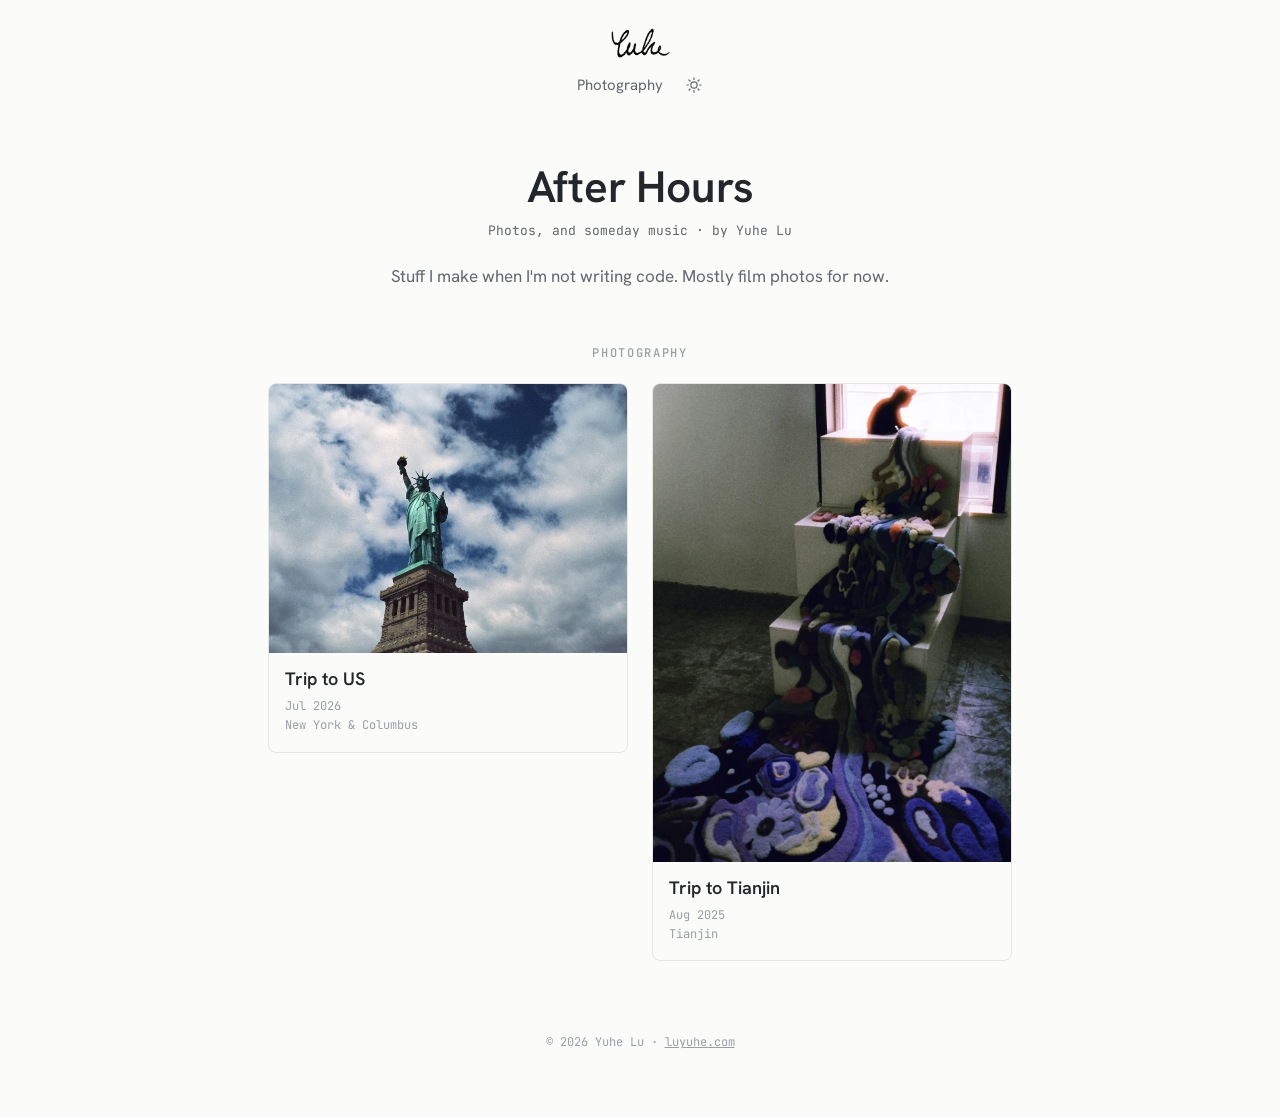
<file: index.html>
<!doctype html>
<html lang="en">
<head>
  <meta charset="utf-8">
  <meta name="viewport" content="width=device-width, initial-scale=1">
  <title>After Hours</title>
  <link rel="icon" type="image/svg+xml" href="favicon.svg">
  <link rel="icon" type="image/png" href="favicon.png">
  <link rel="preconnect" href="https://fonts.googleapis.com">
  <link rel="preconnect" href="https://fonts.gstatic.com" crossorigin>
  <link rel="stylesheet" href="https://fonts.googleapis.com/css2?family=Hanken+Grotesk:wght@400;500;600&family=JetBrains+Mono:wght@400;500;700&display=swap">
  <link rel="stylesheet" href="assets/css/site.css?v=5">
  <script src="assets/js/theme.js"></script>
</head>
<body>
  <div class="page">
    <header class="site-header">
      <a class="home-link" href="https://luyuhe.com/" aria-label="Yuhe Lu, main site"><img class="logo-sign logo-light" src="assets/images/logo-web.png" alt="" width="59" height="30"><img class="logo-sign logo-dark" src="assets/images/logo-web-dark.png" alt="" width="59" height="30"></a>
      <nav class="site-nav" aria-label="Primary">
        <a href="index.html#photography">Photography</a>
        <!-- <a href="index.html#music">Music</a> -->
        <button class="theme-toggle" type="button" aria-label="Switch between light and dark theme">
          <svg viewBox="0 0 24 24" fill="none" stroke="currentColor" stroke-width="1.6" stroke-linecap="round" aria-hidden="true"><circle cx="12" cy="12" r="4.2"/><path d="M12 2.5v2M12 19.5v2M2.5 12h2M19.5 12h2M5.3 5.3l1.4 1.4M17.3 17.3l1.4 1.4M5.3 18.7l1.4-1.4M17.3 6.7l1.4-1.4"/></svg>
        </button>
      </nav>
    </header>

    <main>
      <h1>After Hours</h1>
      <p class="meta">Photos, and someday music · by Yuhe Lu</p>
      <p class="intro">Stuff I make when I'm not writing code. Mostly film photos for now.</p>

      <section class="section" id="photography">
        <p class="label">Photography</p>
        <div class="cards">
          <a class="card" href="photos/new-york-2026/index.html">
            <img src="assets/photos/new-york-2026/000039580027.webp" alt="Statue of Liberty against a cloudy sky" loading="lazy">
            <div class="card-body">
              <h2>Trip to US</h2>
              <p class="meta">Jul 2026</p>
              <p class="meta">New York &amp; Columbus</p>
            </div>
          </a>
          <a class="card portrait" href="photos/tianjin-china-2025/index.html">
            <img src="assets/photos/tianjin-china-2025/c7e3cc2a3p93f920c0f043ceb4a21bdd.webp" alt="A colourful tufted rug spilling down white gallery steps beneath a window" loading="lazy">
            <div class="card-body">
              <h2>Trip to Tianjin</h2>
              <p class="meta">Aug 2025</p>
              <p class="meta">Tianjin</p>
            </div>
          </a>
        </div>
      </section>

      <!-- Music: hidden until there's something to put here.
      <section class="section" id="music">
        <p class="label">Music</p>
      </section>
      -->
    </main>

    <footer>© 2026 Yuhe Lu · <a href="https://luyuhe.com/">luyuhe.com</a></footer>
  </div>
</body>
</html>
</file>
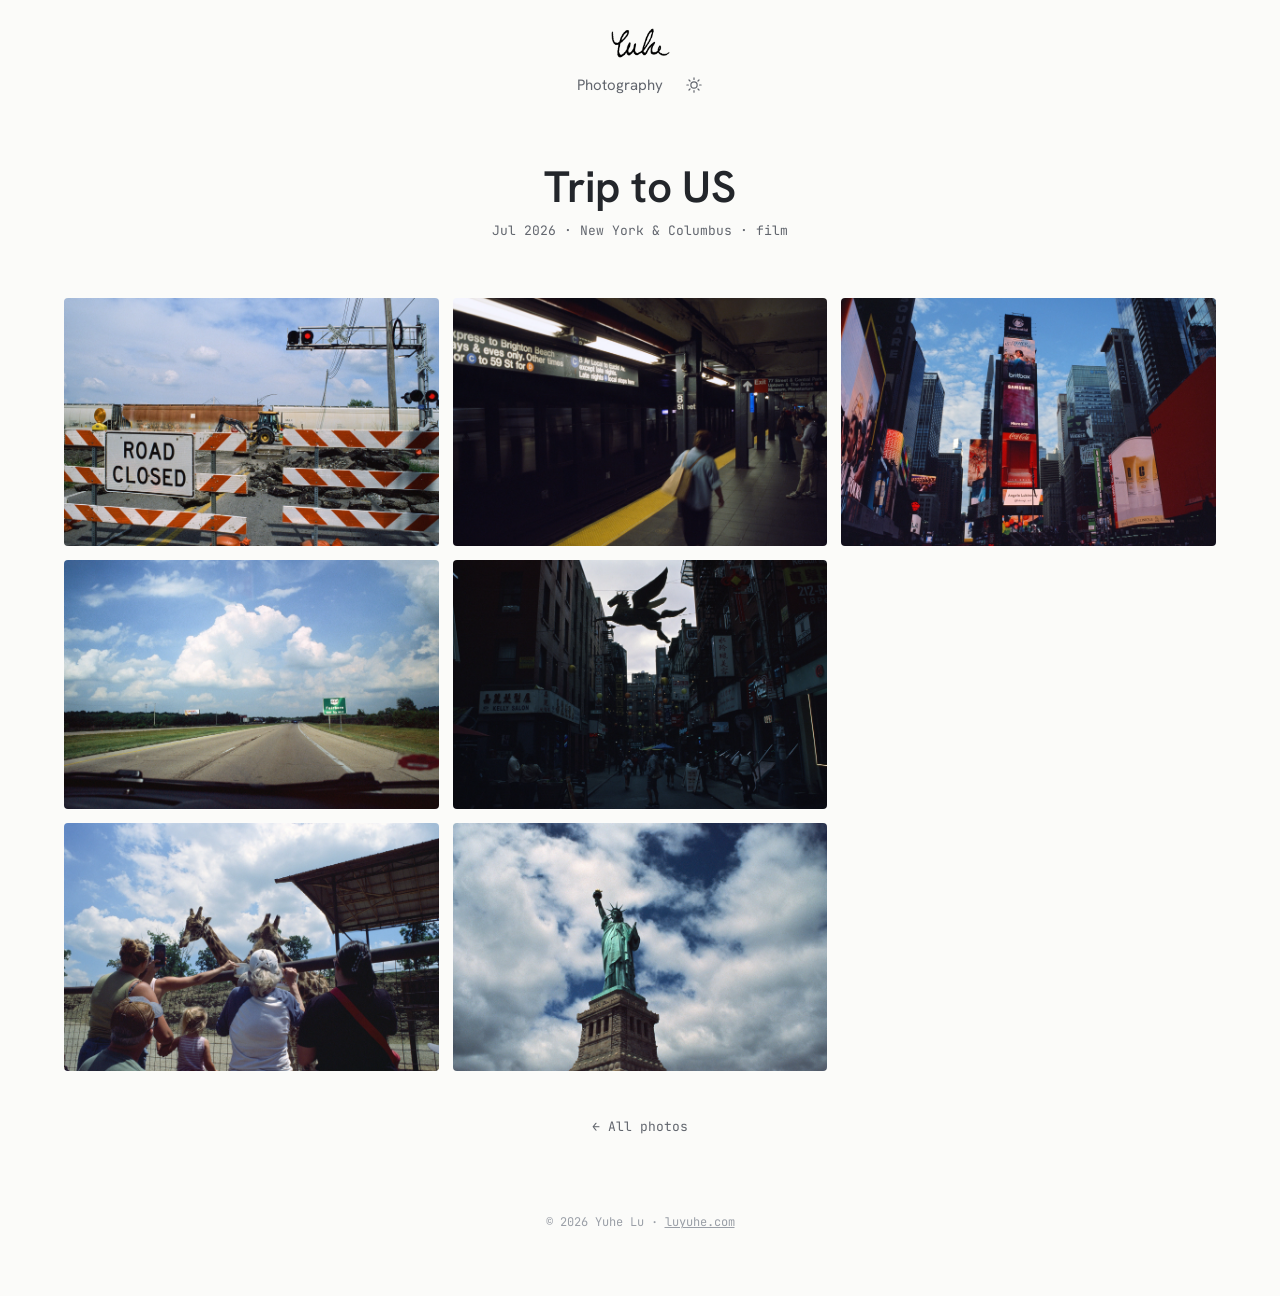
<file: photos/new-york-2026/index.html>
<!doctype html>
<html lang="en">
<head>
  <meta charset="utf-8">
  <meta name="viewport" content="width=device-width, initial-scale=1">
  <title>Trip to US · After Hours</title>
  <link rel="icon" type="image/svg+xml" href="../../favicon.svg">
  <link rel="icon" type="image/png" href="../../favicon.png">
  <link rel="preconnect" href="https://fonts.googleapis.com">
  <link rel="preconnect" href="https://fonts.gstatic.com" crossorigin>
  <link rel="stylesheet" href="https://fonts.googleapis.com/css2?family=Hanken+Grotesk:wght@400;500;600&family=JetBrains+Mono:wght@400;500;700&display=swap">
  <link rel="stylesheet" href="../../assets/css/site.css?v=5">
  <script src="../../assets/js/theme.js"></script>
</head>
<body>
  <div class="page">
    <header class="site-header">
      <a class="home-link" href="https://luyuhe.com/" aria-label="Yuhe Lu, main site"><img class="logo-sign logo-light" src="../../assets/images/logo-web.png" alt="" width="59" height="30"><img class="logo-sign logo-dark" src="../../assets/images/logo-web-dark.png" alt="" width="59" height="30"></a>
      <nav class="site-nav" aria-label="Primary">
        <a href="../../index.html#photography">Photography</a>
        <!-- <a href="../../index.html#music">Music</a> -->
        <button class="theme-toggle" type="button" aria-label="Switch between light and dark theme">
          <svg viewBox="0 0 24 24" fill="none" stroke="currentColor" stroke-width="1.6" stroke-linecap="round" aria-hidden="true"><circle cx="12" cy="12" r="4.2"/><path d="M12 2.5v2M12 19.5v2M2.5 12h2M19.5 12h2M5.3 5.3l1.4 1.4M17.3 17.3l1.4 1.4M5.3 18.7l1.4-1.4M17.3 6.7l1.4-1.4"/></svg>
        </button>
      </nav>
    </header>

    <main>
      <h1>Trip to US</h1>
      <p class="meta">Jul 2026 · New York &amp; Columbus · film</p>
      <div class="section wall">
        <div class="tile"><img src="../../assets/photos/new-york-2026/000039570017.webp" alt="" loading="lazy"></div>
        <div class="tile"><img src="../../assets/photos/new-york-2026/000039570020.webp" alt="" loading="lazy"></div>
        <div class="tile"><img src="../../assets/photos/new-york-2026/000039570034.webp" alt="" loading="lazy"></div>
        <div class="tile"><img src="../../assets/photos/new-york-2026/000039580002.webp" alt="" loading="lazy"></div>
        <div class="tile"><img src="../../assets/photos/new-york-2026/000039580022.webp" alt="" loading="lazy"></div>
        <div class="tile"><img src="../../assets/photos/new-york-2026/000039580027.webp" alt="" loading="lazy"></div>
        <div class="tile"><img src="../../assets/photos/new-york-2026/000039580035.webp" alt="" loading="lazy"></div>
      </div>
      <p style="margin-top:40px"><a class="back" href="../../index.html#photography">← All photos</a></p>
    </main>

    <footer>© 2026 Yuhe Lu · <a href="https://luyuhe.com/">luyuhe.com</a></footer>
  </div>
</body>
</html>
</file>
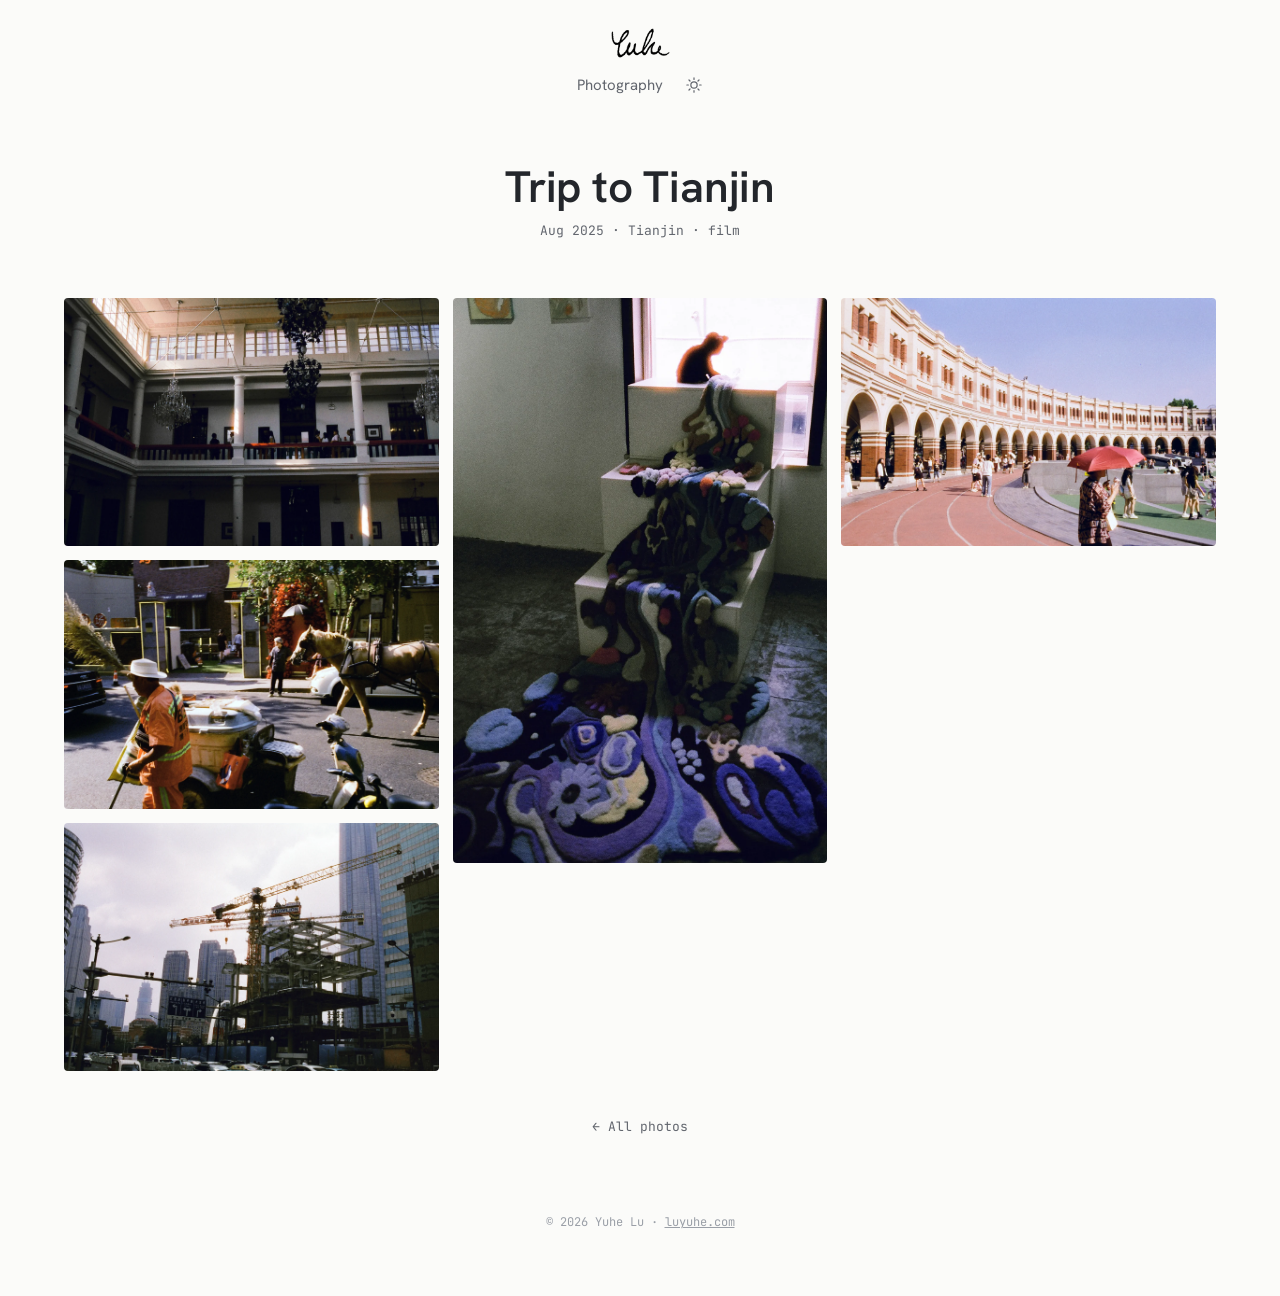
<file: photos/tianjin-china-2025/index.html>
<!doctype html>
<html lang="en">
<head>
  <meta charset="utf-8">
  <meta name="viewport" content="width=device-width, initial-scale=1">
  <title>Trip to Tianjin · After Hours</title>
  <link rel="icon" type="image/svg+xml" href="../../favicon.svg">
  <link rel="icon" type="image/png" href="../../favicon.png">
  <link rel="preconnect" href="https://fonts.googleapis.com">
  <link rel="preconnect" href="https://fonts.gstatic.com" crossorigin>
  <link rel="stylesheet" href="https://fonts.googleapis.com/css2?family=Hanken+Grotesk:wght@400;500;600&family=JetBrains+Mono:wght@400;500;700&display=swap">
  <link rel="stylesheet" href="../../assets/css/site.css?v=5">
  <script src="../../assets/js/theme.js"></script>
</head>
<body>
  <div class="page">
    <header class="site-header">
      <a class="home-link" href="https://luyuhe.com/" aria-label="Yuhe Lu, main site"><img class="logo-sign logo-light" src="../../assets/images/logo-web.png" alt="" width="59" height="30"><img class="logo-sign logo-dark" src="../../assets/images/logo-web-dark.png" alt="" width="59" height="30"></a>
      <nav class="site-nav" aria-label="Primary">
        <a href="../../index.html#photography">Photography</a>
        <!-- <a href="../../index.html#music">Music</a> -->
        <button class="theme-toggle" type="button" aria-label="Switch between light and dark theme">
          <svg viewBox="0 0 24 24" fill="none" stroke="currentColor" stroke-width="1.6" stroke-linecap="round" aria-hidden="true"><circle cx="12" cy="12" r="4.2"/><path d="M12 2.5v2M12 19.5v2M2.5 12h2M19.5 12h2M5.3 5.3l1.4 1.4M17.3 17.3l1.4 1.4M5.3 18.7l1.4-1.4M17.3 6.7l1.4-1.4"/></svg>
        </button>
      </nav>
    </header>

    <main>
      <h1>Trip to Tianjin</h1>
      <p class="meta">Aug 2025 · Tianjin · film</p>
      <div class="section wall">
        <div class="tile"><img src="../../assets/photos/tianjin-china-2025/259a6ff57j0a1f4b740f263240679db0.webp" alt="" loading="lazy"></div>
        <div class="tile"><img src="../../assets/photos/tianjin-china-2025/7458c7831l56abfbf147b42f17c34ebf.webp" alt="" loading="lazy"></div>
        <div class="tile"><img src="../../assets/photos/tianjin-china-2025/c25820d89l797eddeb9a30ba461e255a.webp" alt="" loading="lazy"></div>
        <div class="tile"><img src="../../assets/photos/tianjin-china-2025/c7e3cc2a3p93f920c0f043ceb4a21bdd.webp" alt="" loading="lazy"></div>
        <div class="tile"><img src="../../assets/photos/tianjin-china-2025/eeea8b79eo265b044a3dd1359bf5f98d.webp" alt="" loading="lazy"></div>
      </div>
      <p style="margin-top:40px"><a class="back" href="../../index.html#photography">← All photos</a></p>
    </main>

    <footer>© 2026 Yuhe Lu · <a href="https://luyuhe.com/">luyuhe.com</a></footer>
  </div>
</body>
</html>
</file>
<file: assets/css/site.css>
/* Two faces only: Hanken Grotesk for everything you read, JetBrains Mono for small labels. */
:root {
  --bg: #fbfbf9;
  --fg: #23262b;
  --muted: #62666e;
  --faint: #9a9fa7;
  --line: #e6e7e3;
  --accent: #0abab5;
  --font-body: "Hanken Grotesk", ui-sans-serif, -apple-system, "PingFang SC", "Segoe UI", sans-serif;
  --font-mono: "JetBrains Mono", ui-monospace, SFMono-Regular, Menlo, monospace;
  color-scheme: light;
}
@media (prefers-color-scheme: dark) {
  :root:not([data-theme="light"]) {
    --bg: #121315; --fg: #e4e4e2; --muted: #a2a6ad; --faint: #63676e; --line: #26282c;
    --accent: #3fd0cb; color-scheme: dark;
  }
}
:root[data-theme="dark"] {
  --bg: #121315; --fg: #e4e4e2; --muted: #a2a6ad; --faint: #63676e; --line: #26282c;
  --accent: #3fd0cb; color-scheme: dark;
}

* { box-sizing: border-box; }
html { -webkit-text-size-adjust: 100%; }
body {
  margin: 0;
  background: var(--bg);
  color: var(--fg);
  font: 400 17px/1.75 var(--font-body);
  -webkit-font-smoothing: antialiased;
  padding-inline: 20px;
}


.page { max-width: 72rem; margin: 0 auto; padding-block: 28px 64px; text-align: center; }

/* Header: centred, signature on top */
.site-header { display: flex; flex-direction: column; align-items: center; gap: 14px; }
.home-link { display: inline-flex; }
.logo-sign { display: block; width: 59px; height: 30px; }
.logo-dark { display: none; }
@media (prefers-color-scheme: dark) { :root:not([data-theme="light"]) .logo-light { display: none; } :root:not([data-theme="light"]) .logo-dark { display: block; } }
:root[data-theme="dark"] .logo-light { display: none; }
:root[data-theme="dark"] .logo-dark { display: block; }
.site-nav { display: flex; align-items: center; justify-content: center; gap: 22px; font-size: 15px; }
.site-nav a, .theme-toggle { color: var(--muted); text-decoration: none; transition: color .15s; }
.site-nav a:hover, .site-nav a[aria-current="page"], .theme-toggle:hover { color: var(--fg); }
.theme-toggle { background: none; border: 0; padding: 4px; margin: -4px; cursor: pointer; display: grid; place-items: center; }
.theme-toggle svg { width: 18px; height: 18px; }
a:focus-visible, button:focus-visible { outline: 2px solid var(--accent); outline-offset: 3px; border-radius: 4px; }

/* Type */
h1 { font: 600 44px/1.15 var(--font-body); letter-spacing: -0.005em; margin: 64px 0 8px; text-wrap: balance; }
.meta { font: 400 13px/1.6 var(--font-mono); color: var(--muted); margin: 0; }
p { margin: 0 0 1.1em; }
.intro { max-width: 32rem; margin: 20px auto 0; color: var(--muted); }
.label { font: 500 12px/1 var(--font-mono); text-transform: uppercase; letter-spacing: .14em; color: var(--faint); }

/* Waterfall: CSS columns keep each photo's own shape */
.section { margin-top: 56px; }
.section > .label { margin-bottom: 24px; }
.wall { columns: 3 18rem; column-gap: 14px; text-align: left; }
.tile { display: block; break-inside: avoid; margin-bottom: 14px; position: relative; color: #fff; text-decoration: none; border-radius: 4px; overflow: hidden; background: var(--line); }
.tile img { display: block; width: 100%; height: auto; transition: opacity .2s; }
.tile span { position: absolute; left: 12px; bottom: 10px; font: 400 12px/1.4 var(--font-mono); opacity: 0; transition: opacity .2s; text-shadow: 0 1px 6px rgba(0,0,0,.6); }
a.tile:hover img { opacity: .85; }
a.tile:hover span, a.tile:focus-visible span { opacity: 1; }

.back { font: 400 13px/1 var(--font-mono); color: var(--muted); text-decoration: none; }
.back:hover { color: var(--fg); }
footer { margin-top: 72px; font: 400 12px/1.6 var(--font-mono); color: var(--faint); }
footer a { color: inherit; }

@media (max-width: 560px) {
  body { font-size: 16px; padding-inline: 12px; }
  h1 { font-size: 36px; margin-top: 48px; }
  .wall { columns: 2; column-gap: 8px; }
  .tile { margin-bottom: 8px; }
}

/* Home: one card per roll, cover on top, details below */
.cards { display: flex; flex-wrap: wrap; justify-content: center; align-items: flex-start; gap: 24px; }
.card { width: min(100%, 360px); display: block; text-align: left; color: inherit; text-decoration: none; border: 1px solid var(--line); border-radius: 8px; overflow: hidden; background: var(--bg); transition: border-color .15s; }
.card img { display: block; width: 100%; aspect-ratio: 4 / 3; object-fit: cover; background: var(--line); }
/* Portrait covers: 3:4, same card width, so the card runs taller */
.card.portrait img { aspect-ratio: 3 / 4; }
.card-body { padding: 14px 16px 16px; }
.card h2 { font: 600 18px/1.35 var(--font-body); margin: 0 0 6px; }
.card .meta { font-size: 12px; color: var(--faint); }
.card:hover { border-color: var(--faint); }
.card:hover h2 { text-decoration: underline; text-decoration-color: var(--accent); text-underline-offset: 4px; }
</file>
